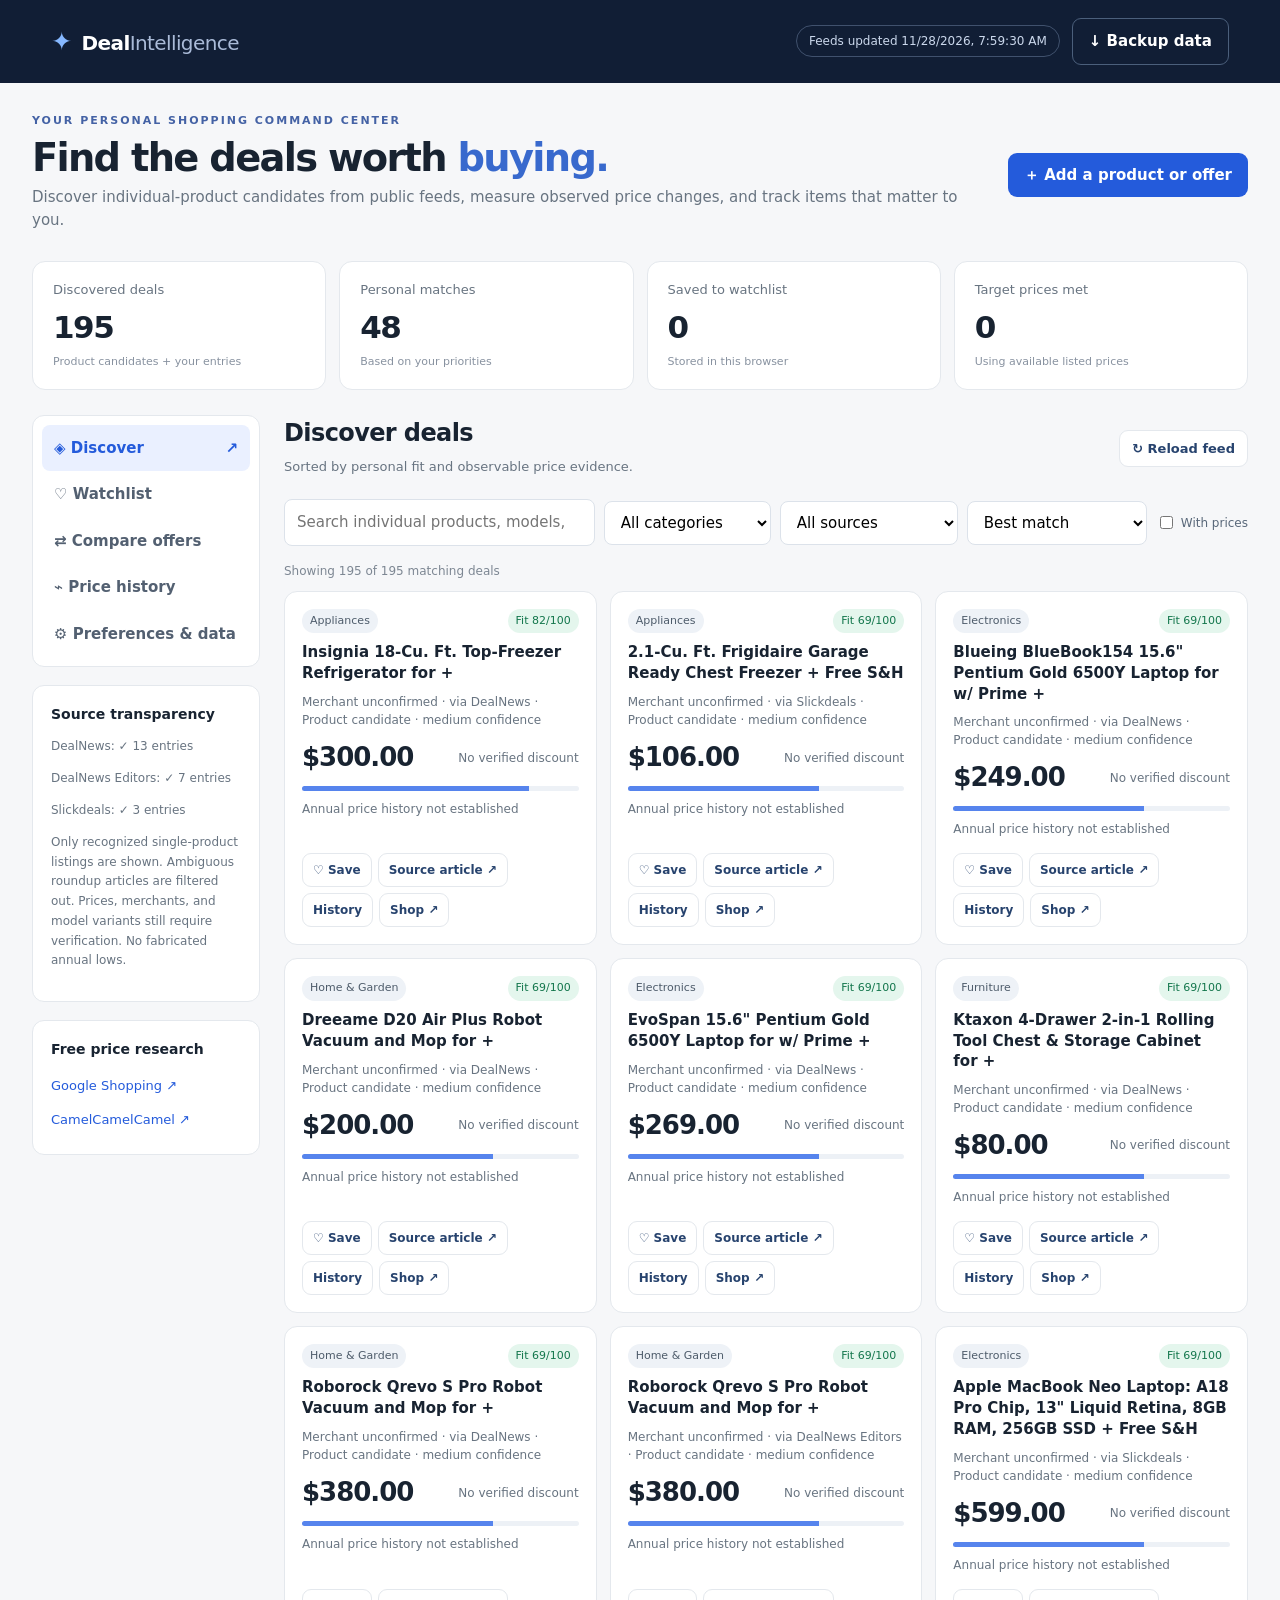
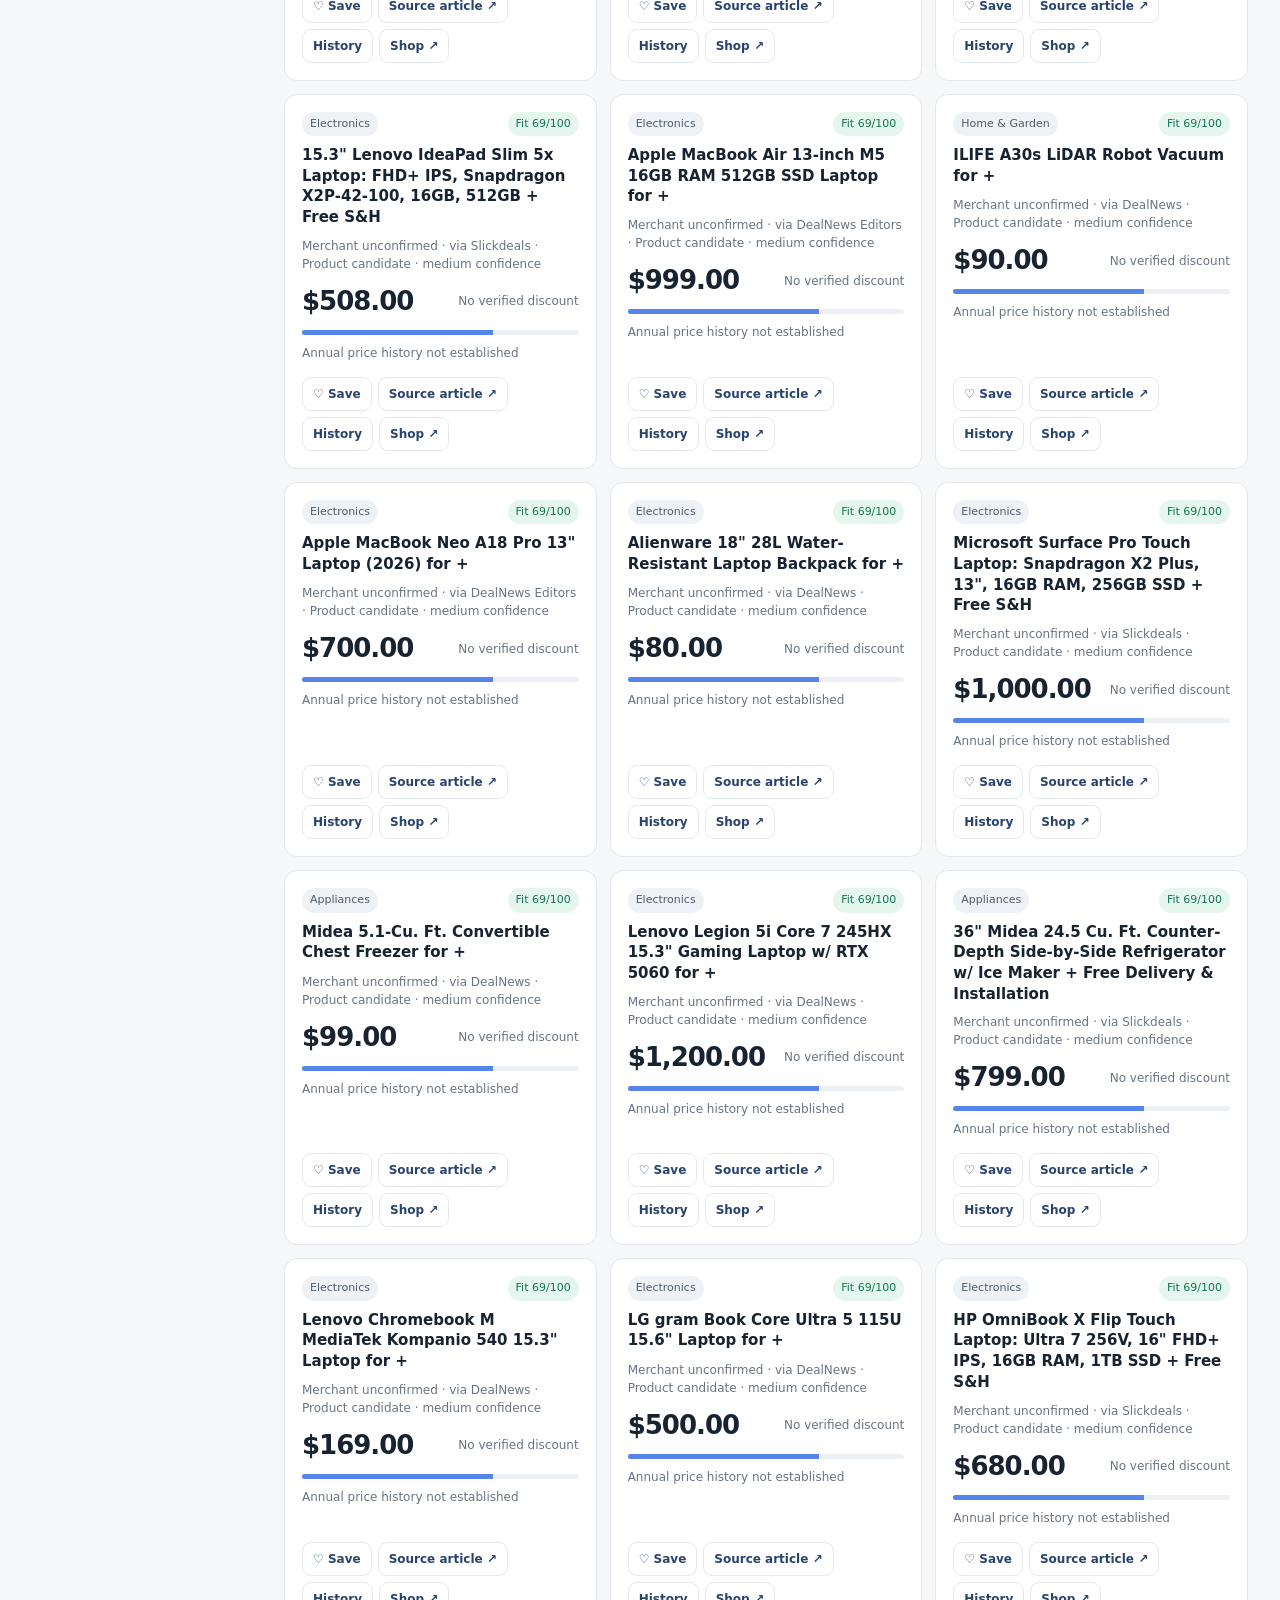
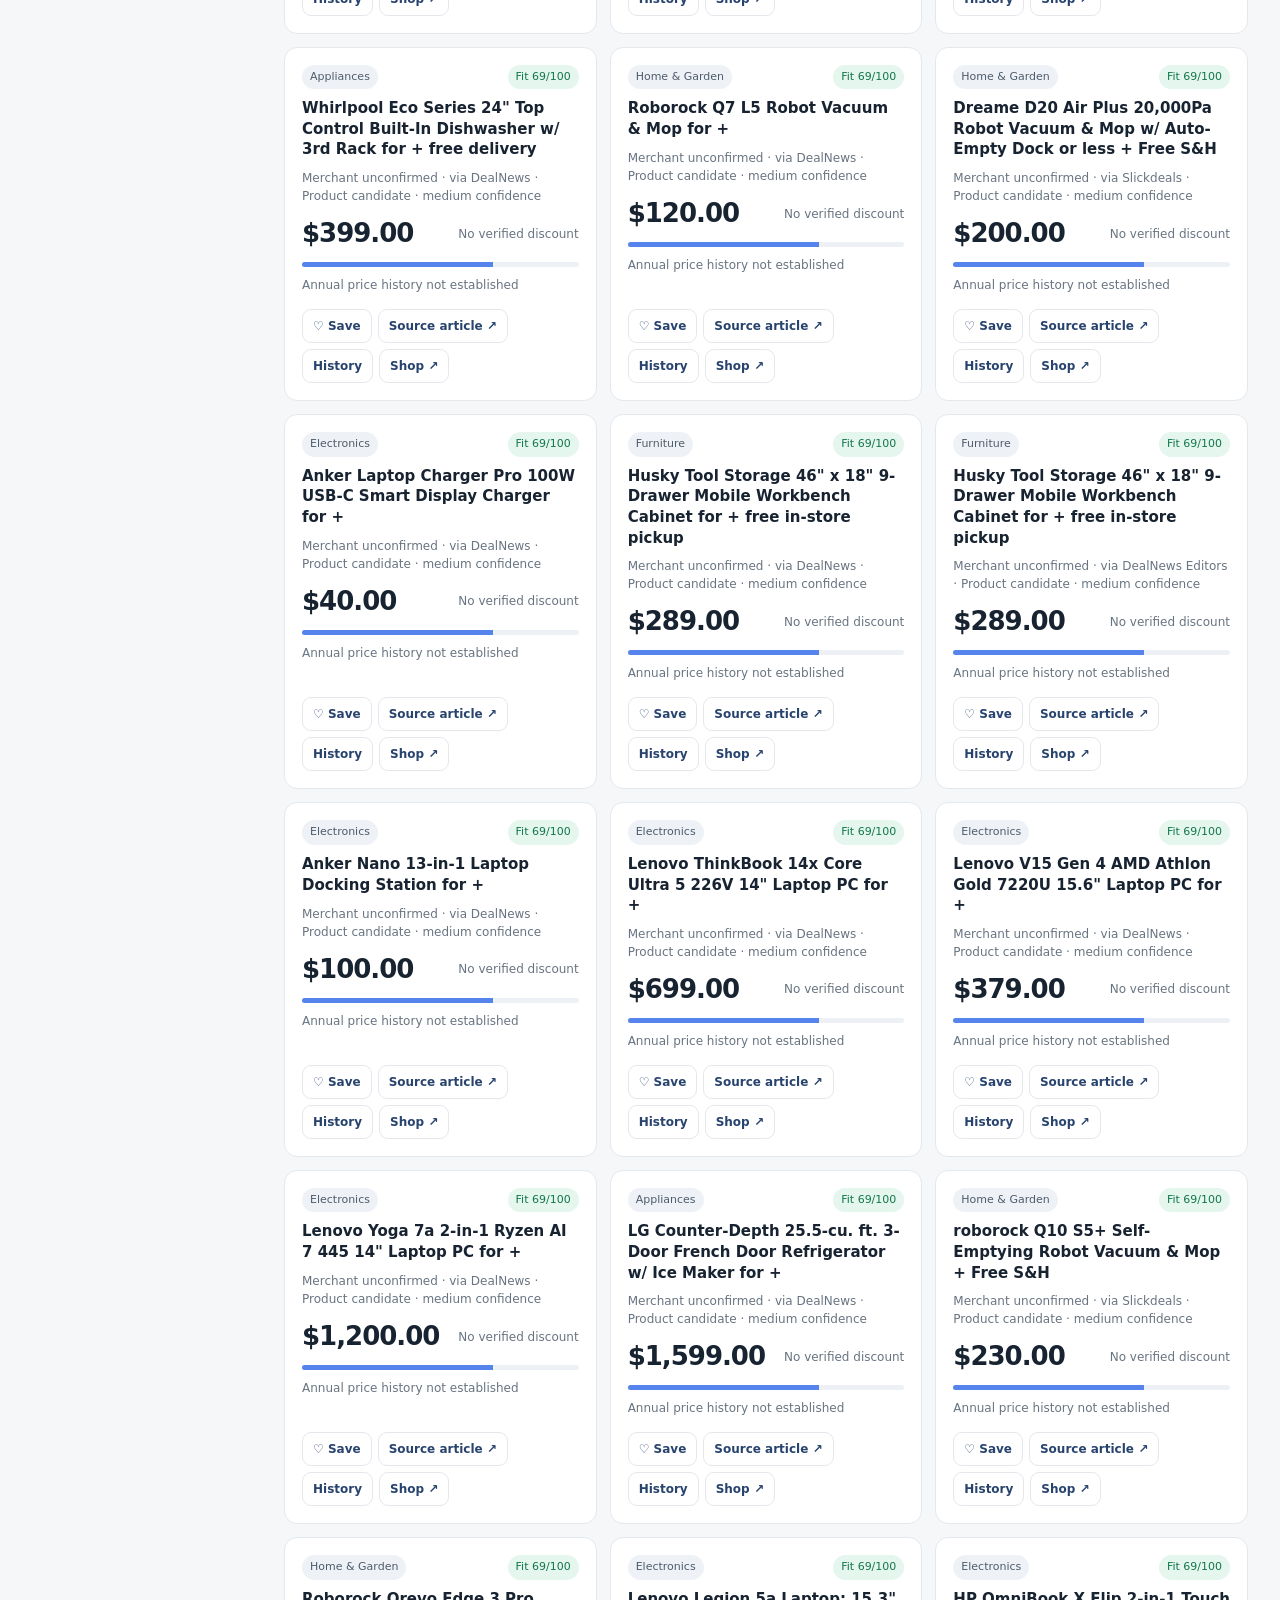
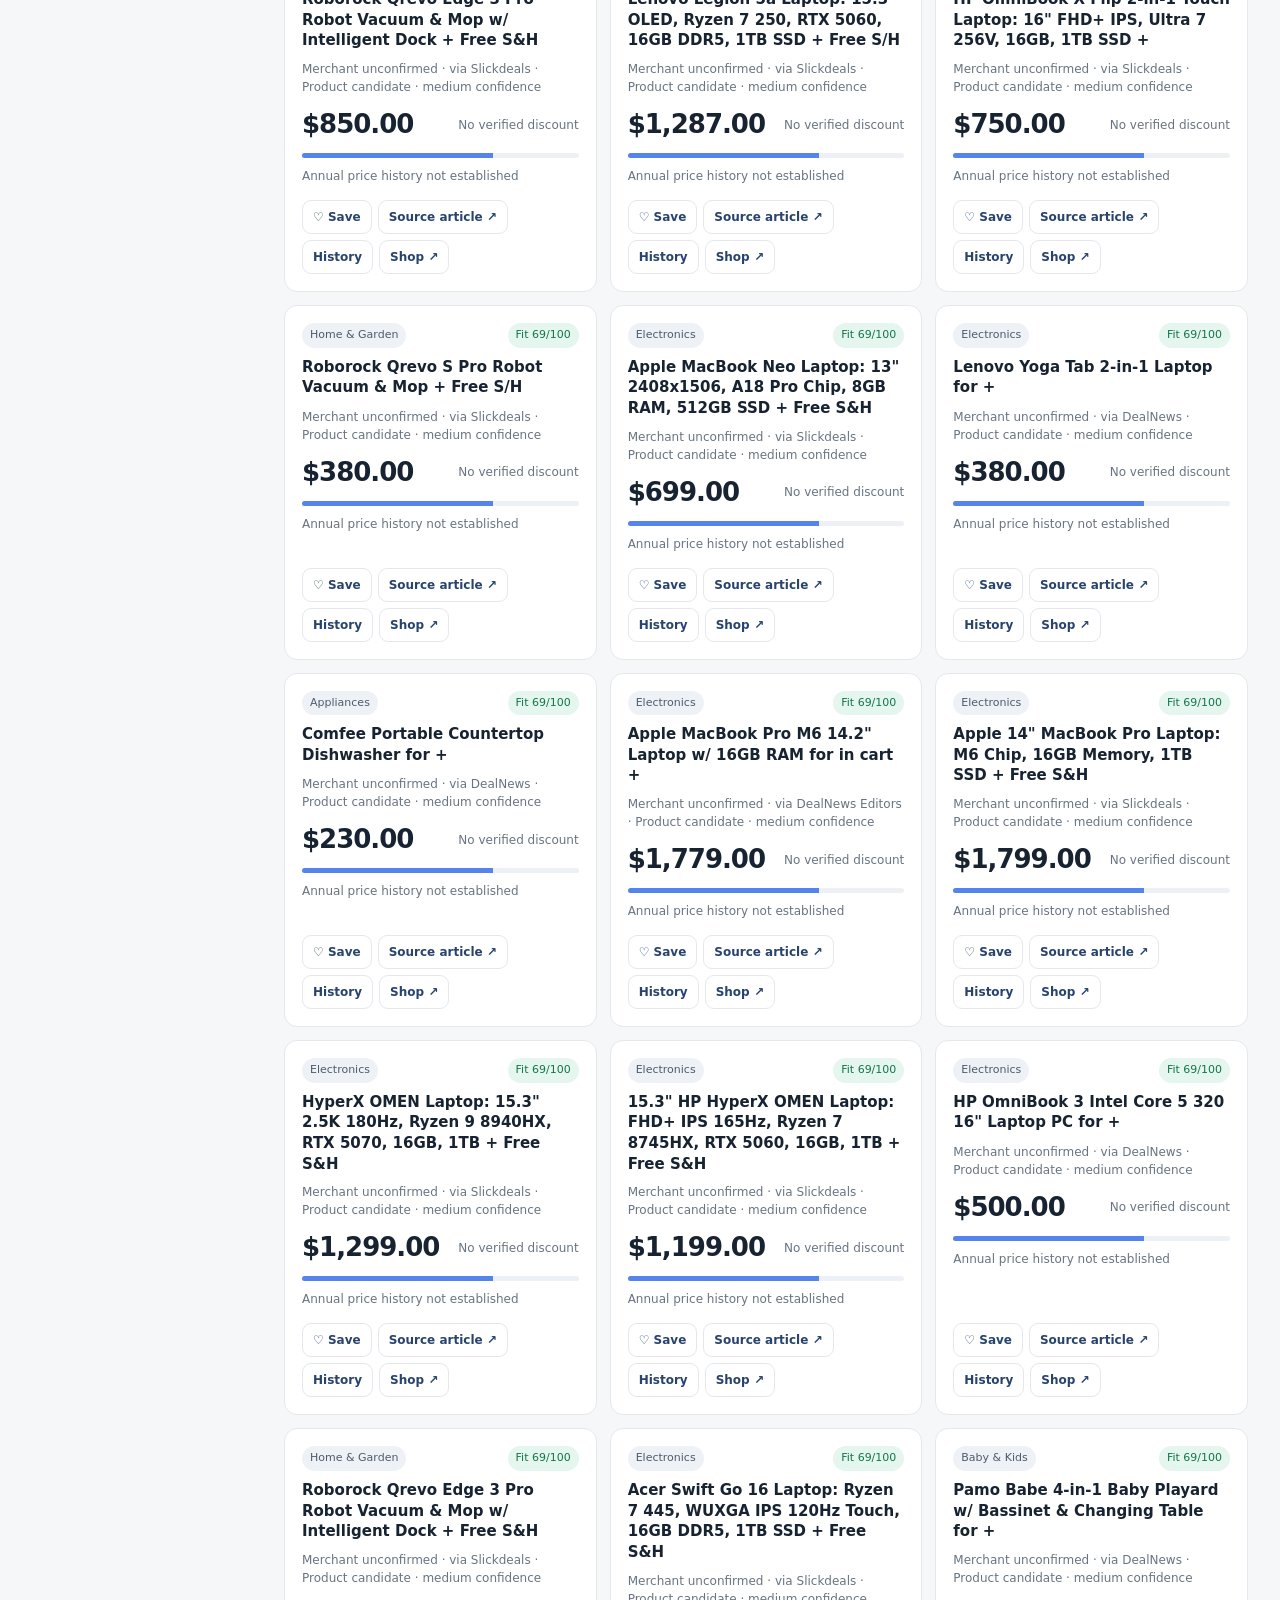
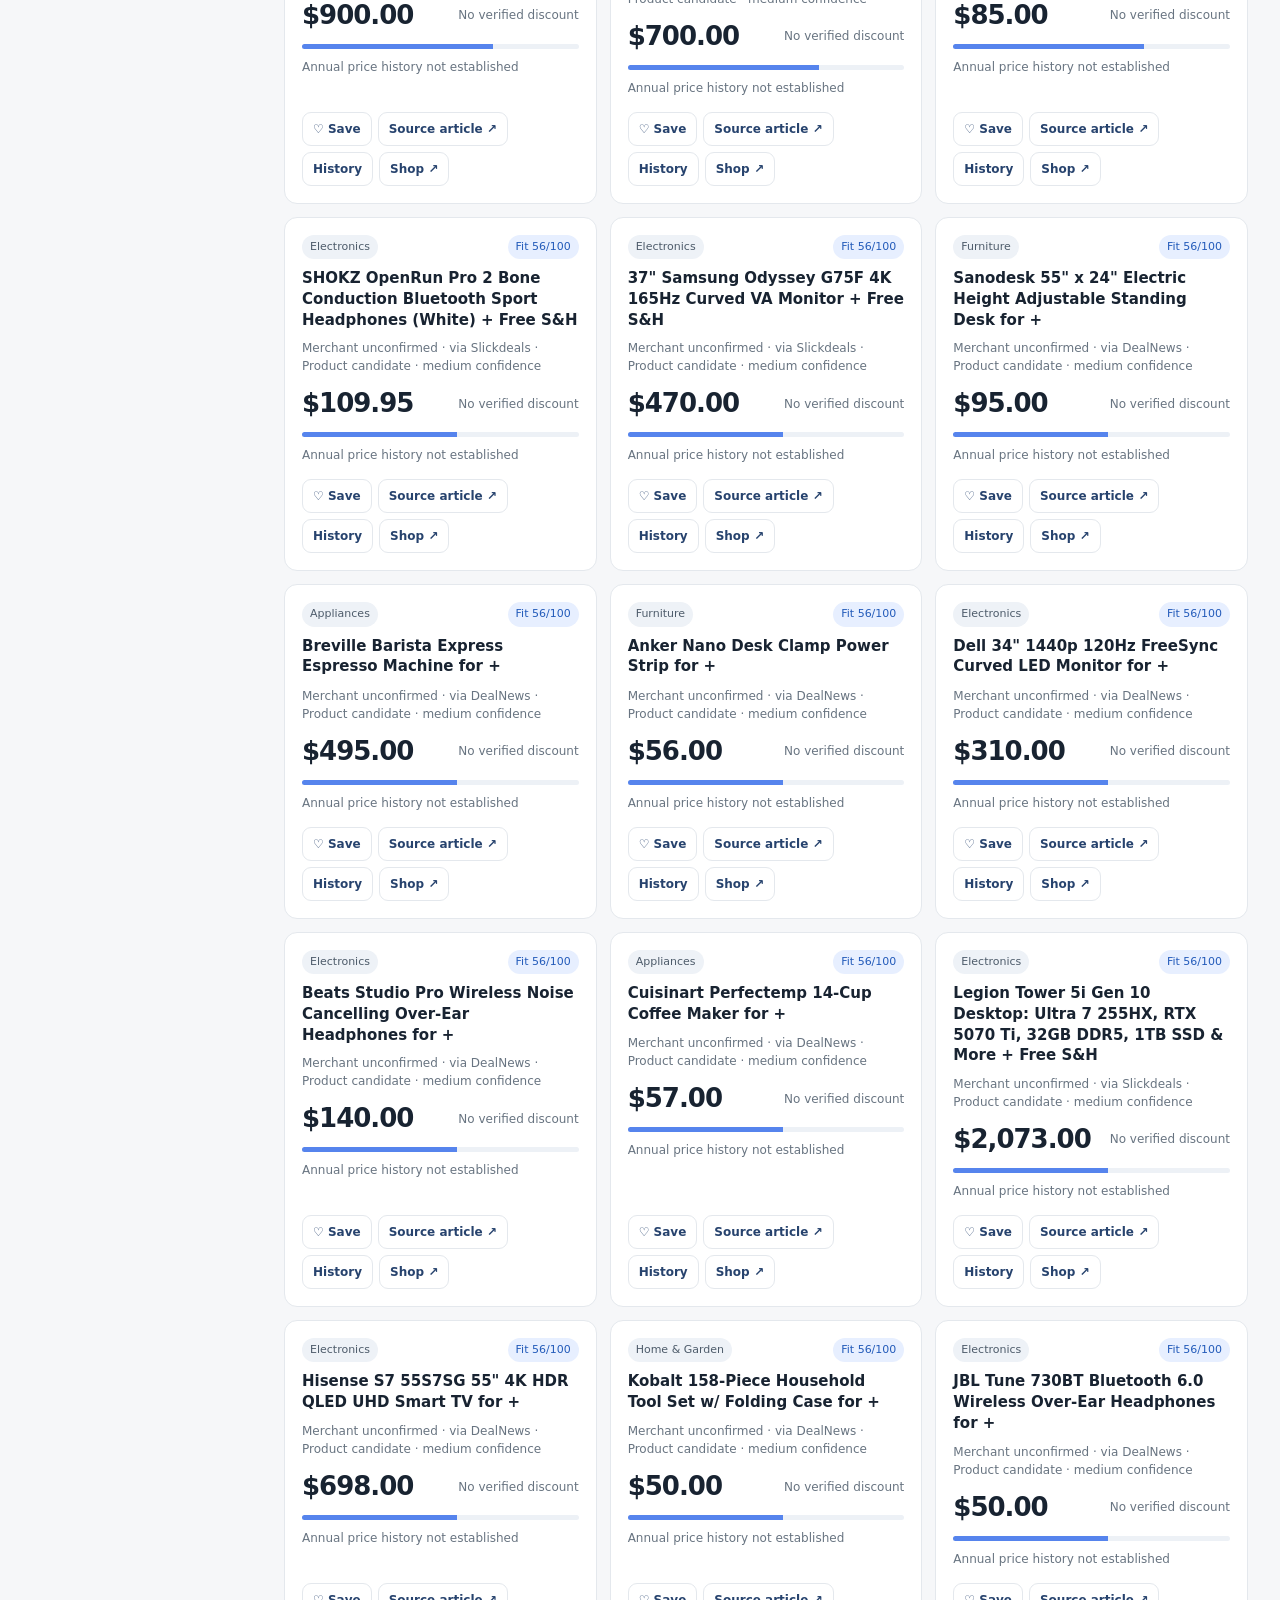
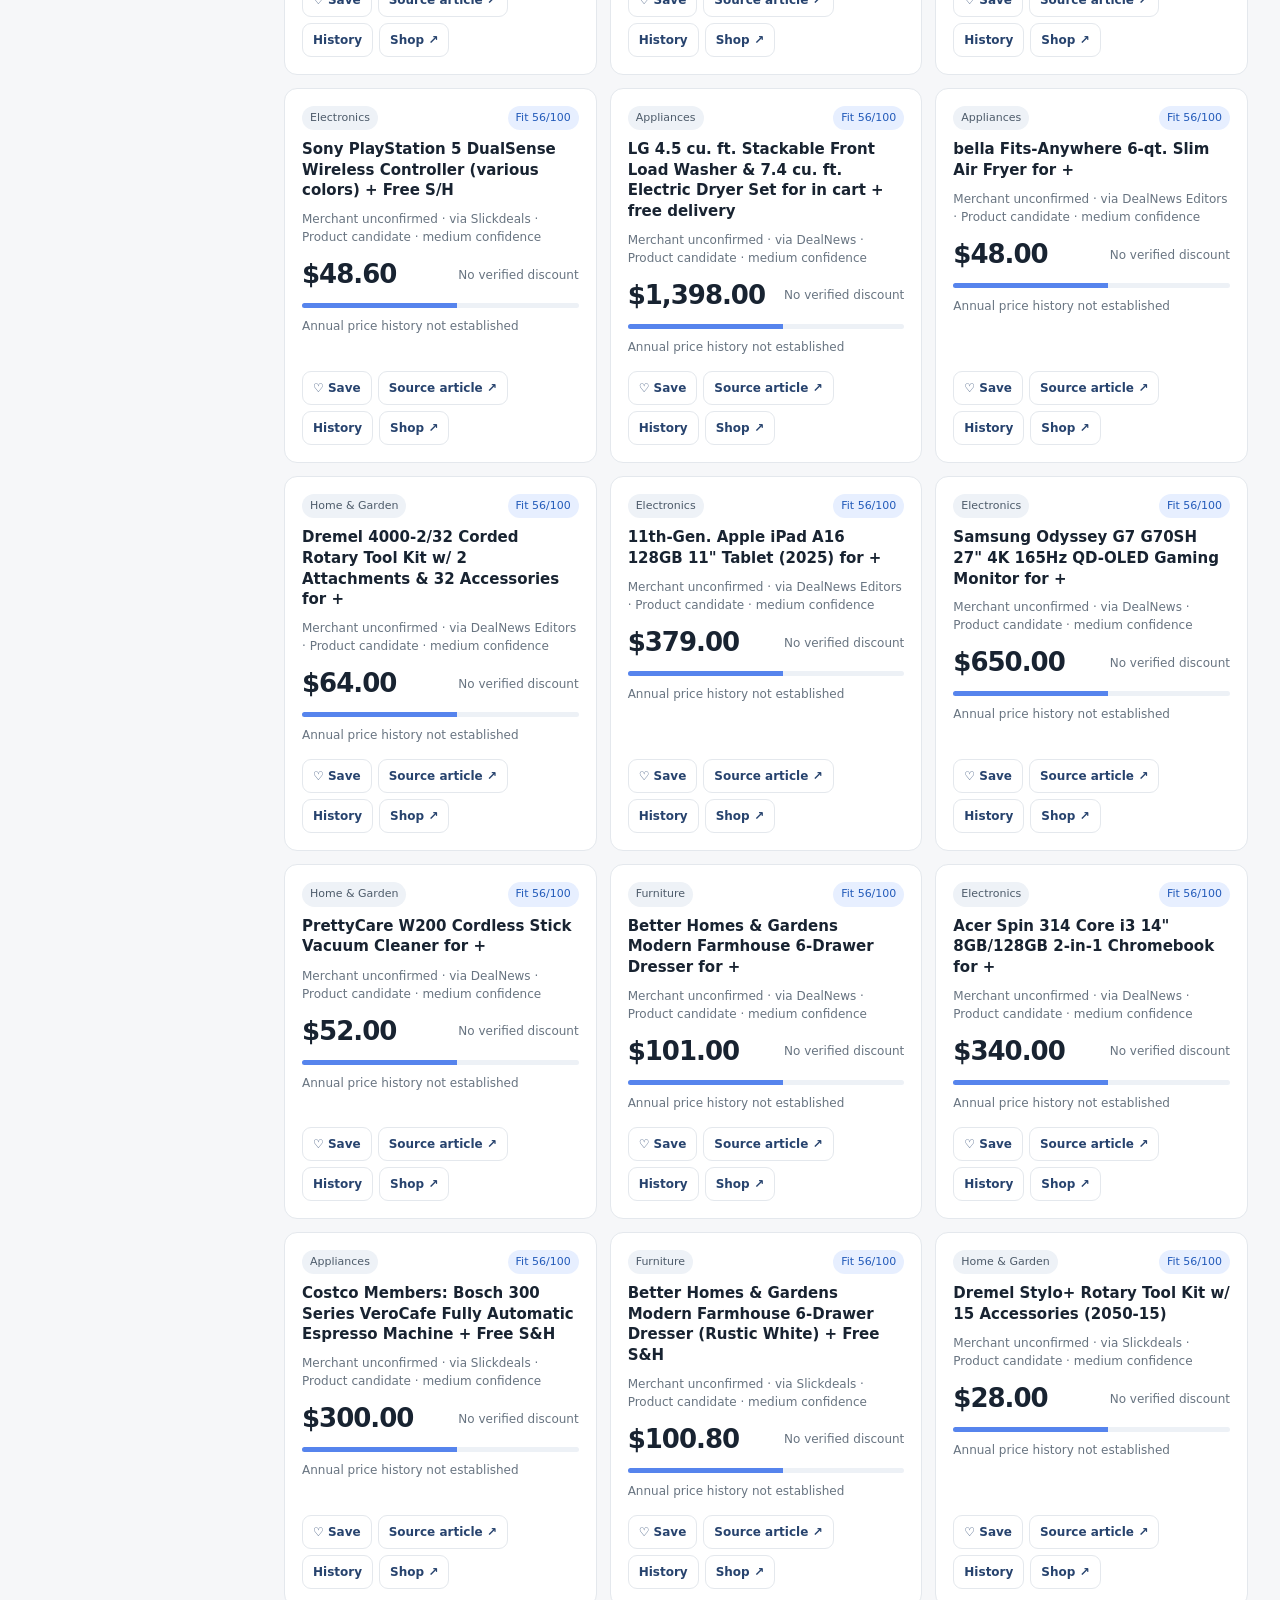
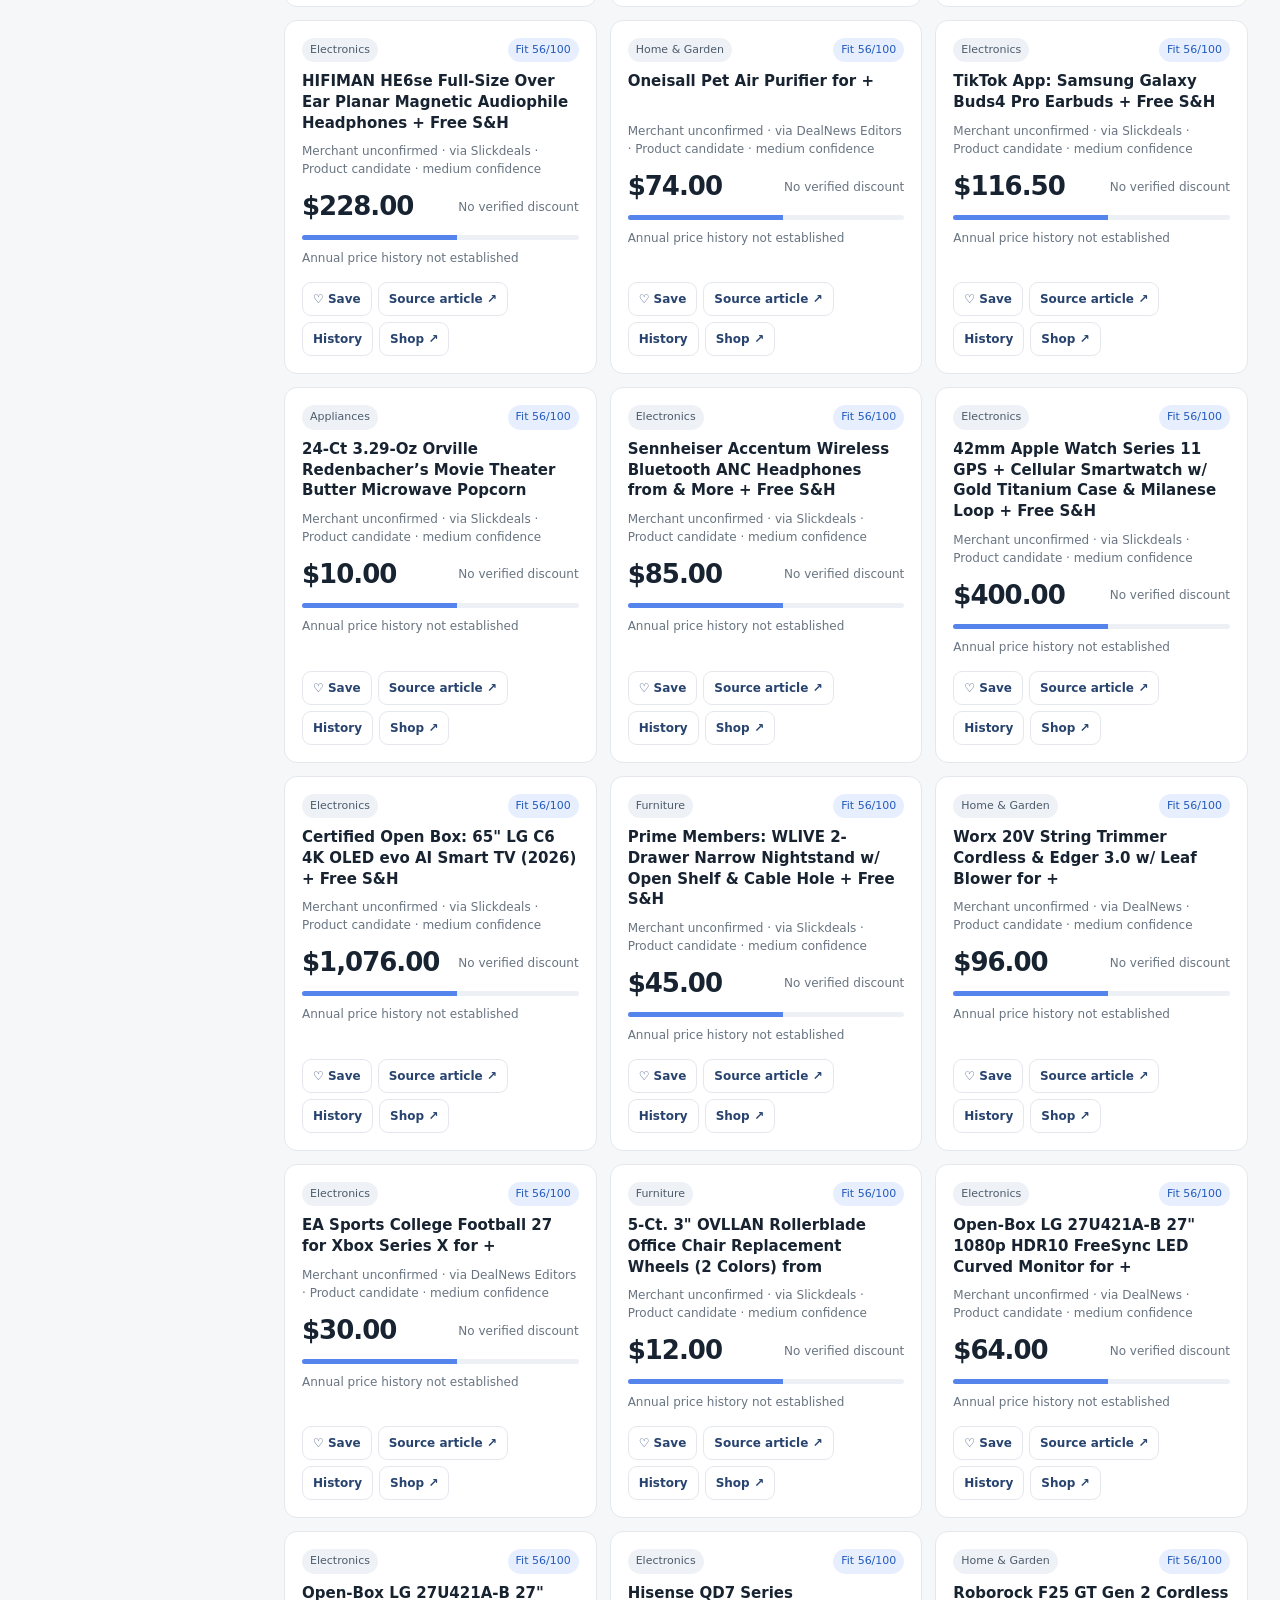
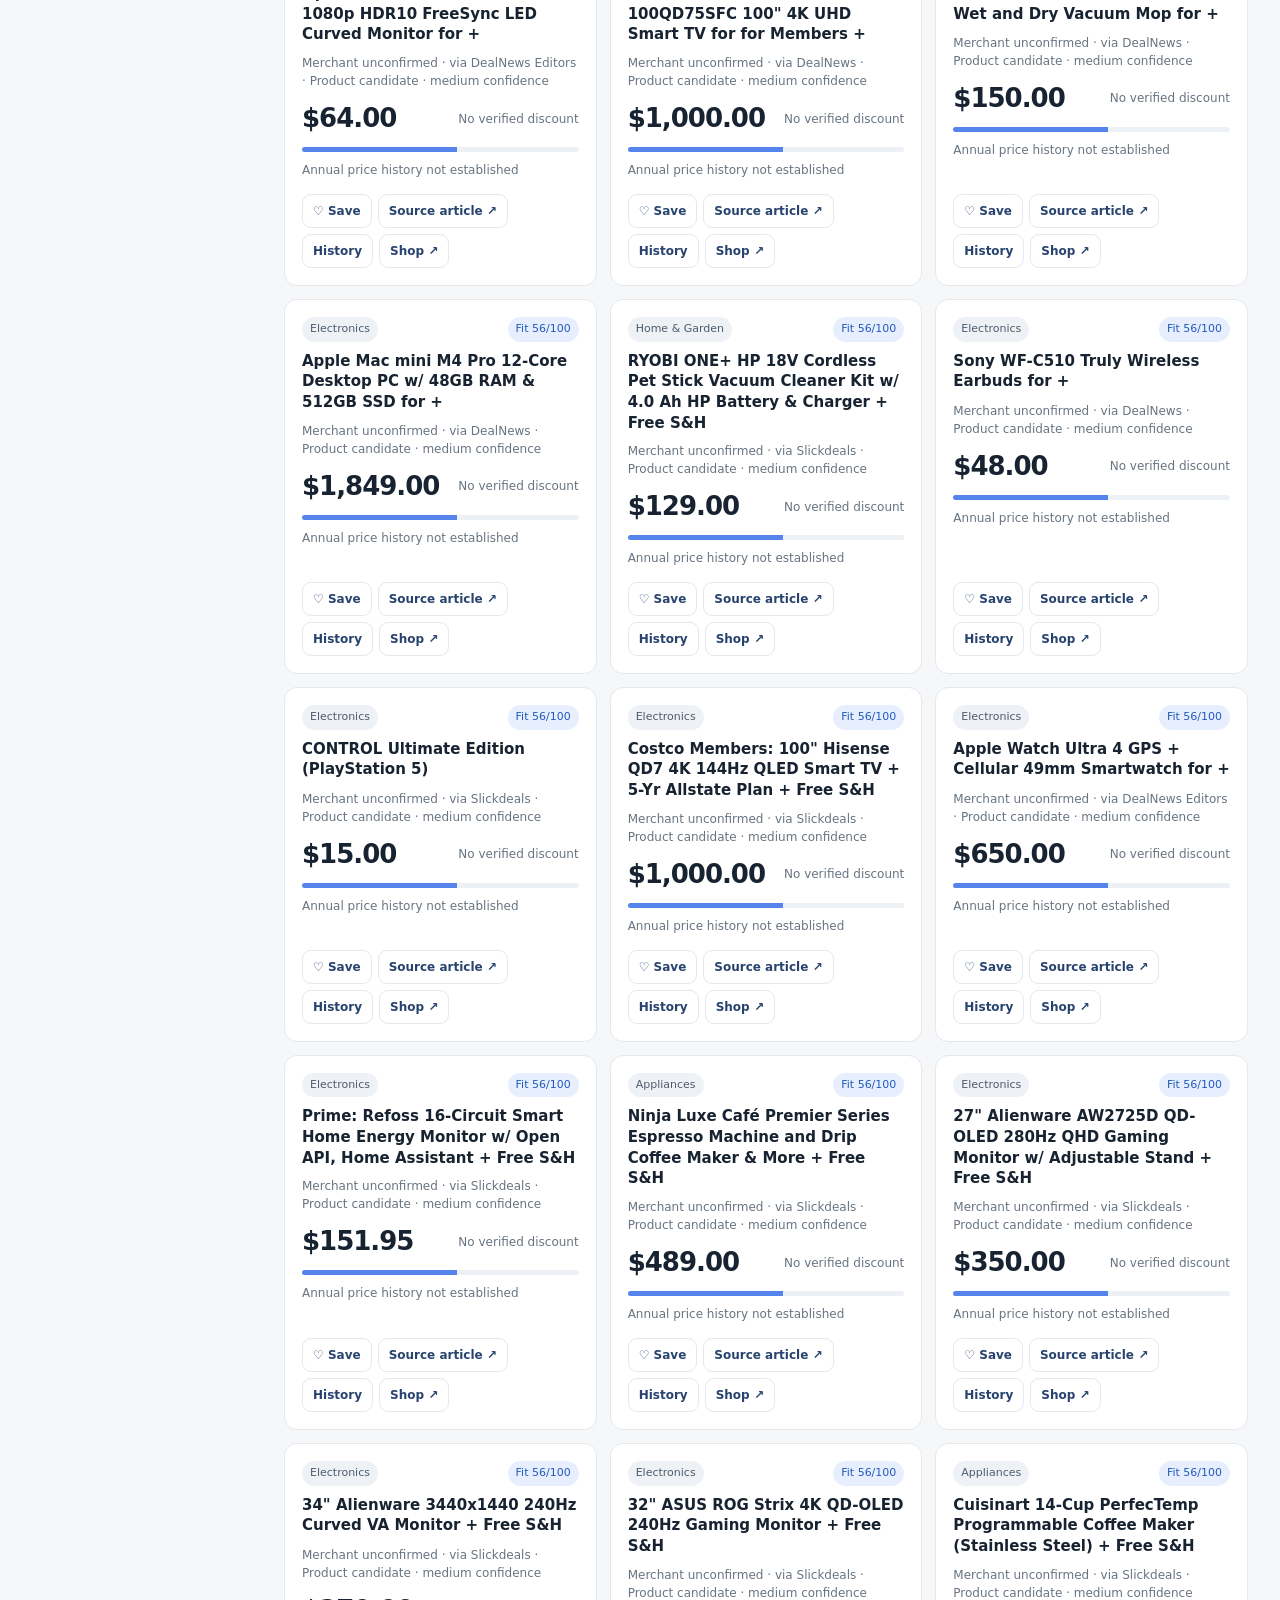
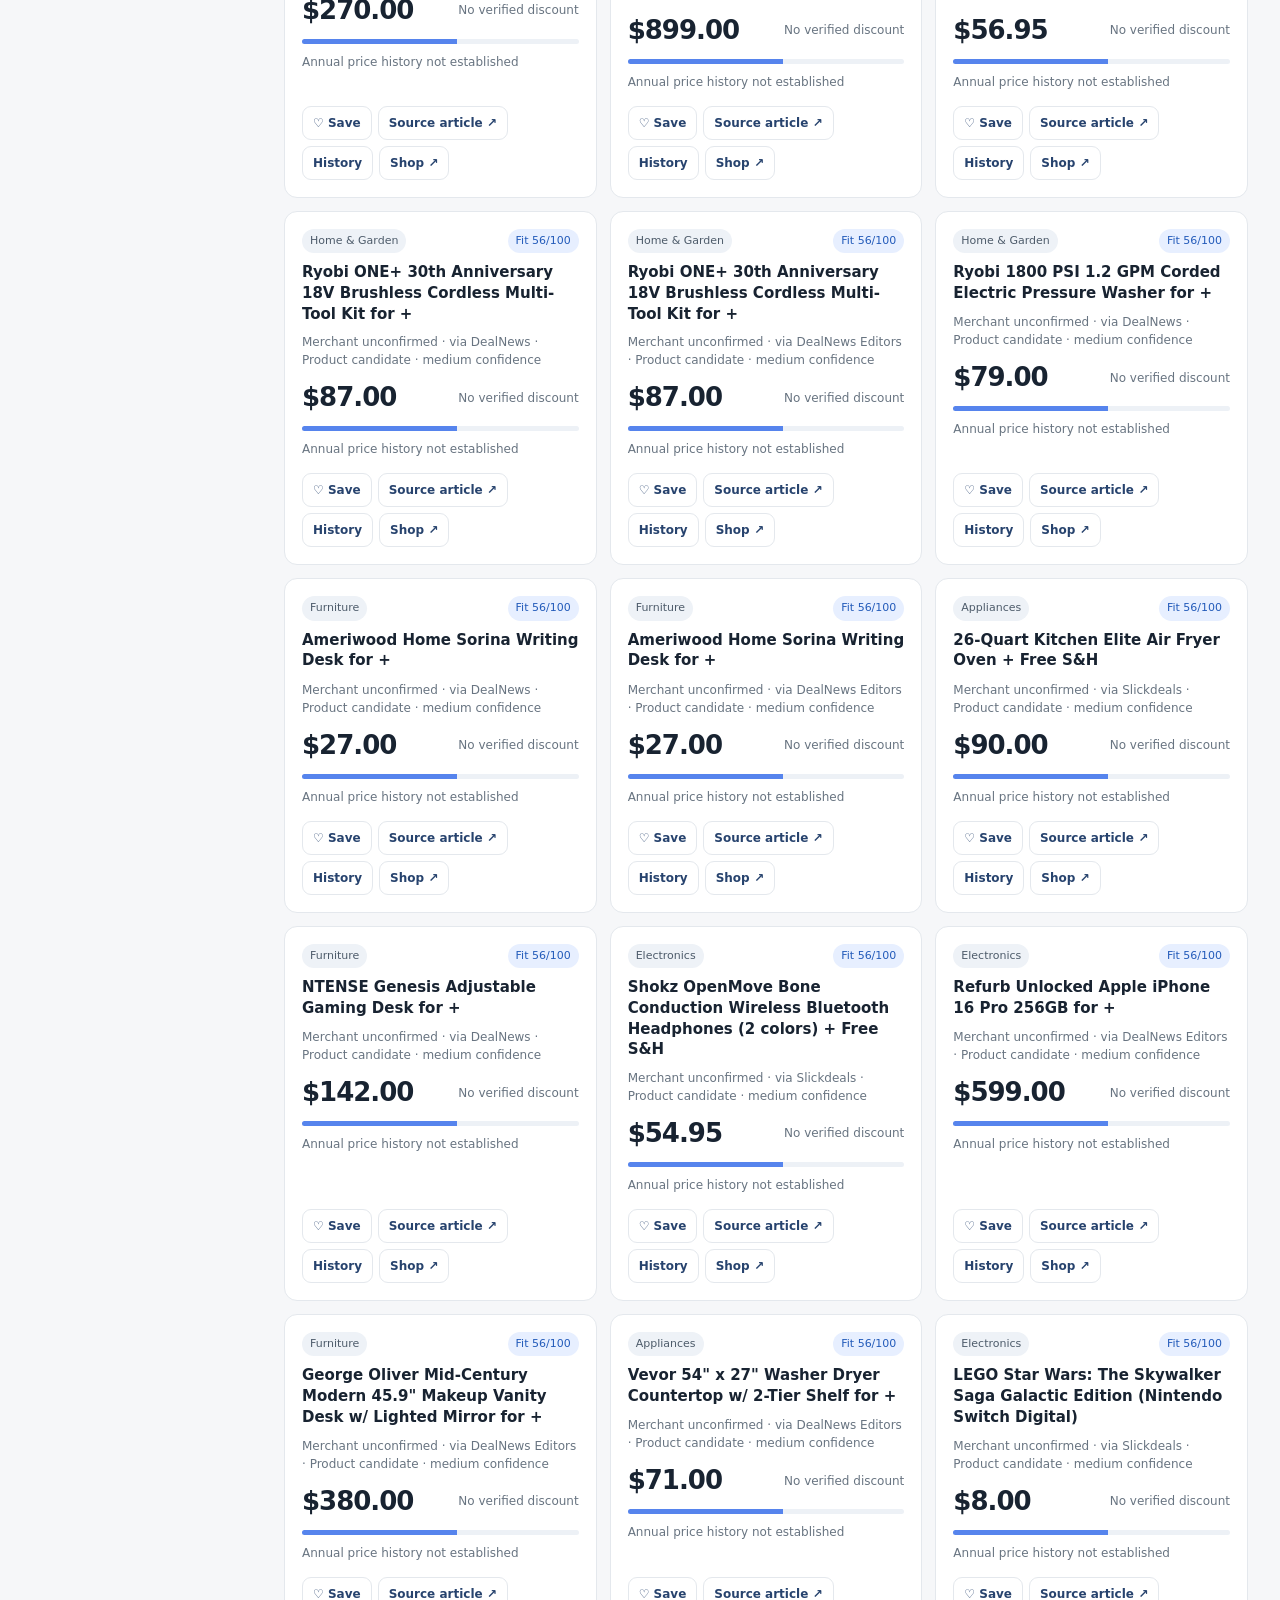
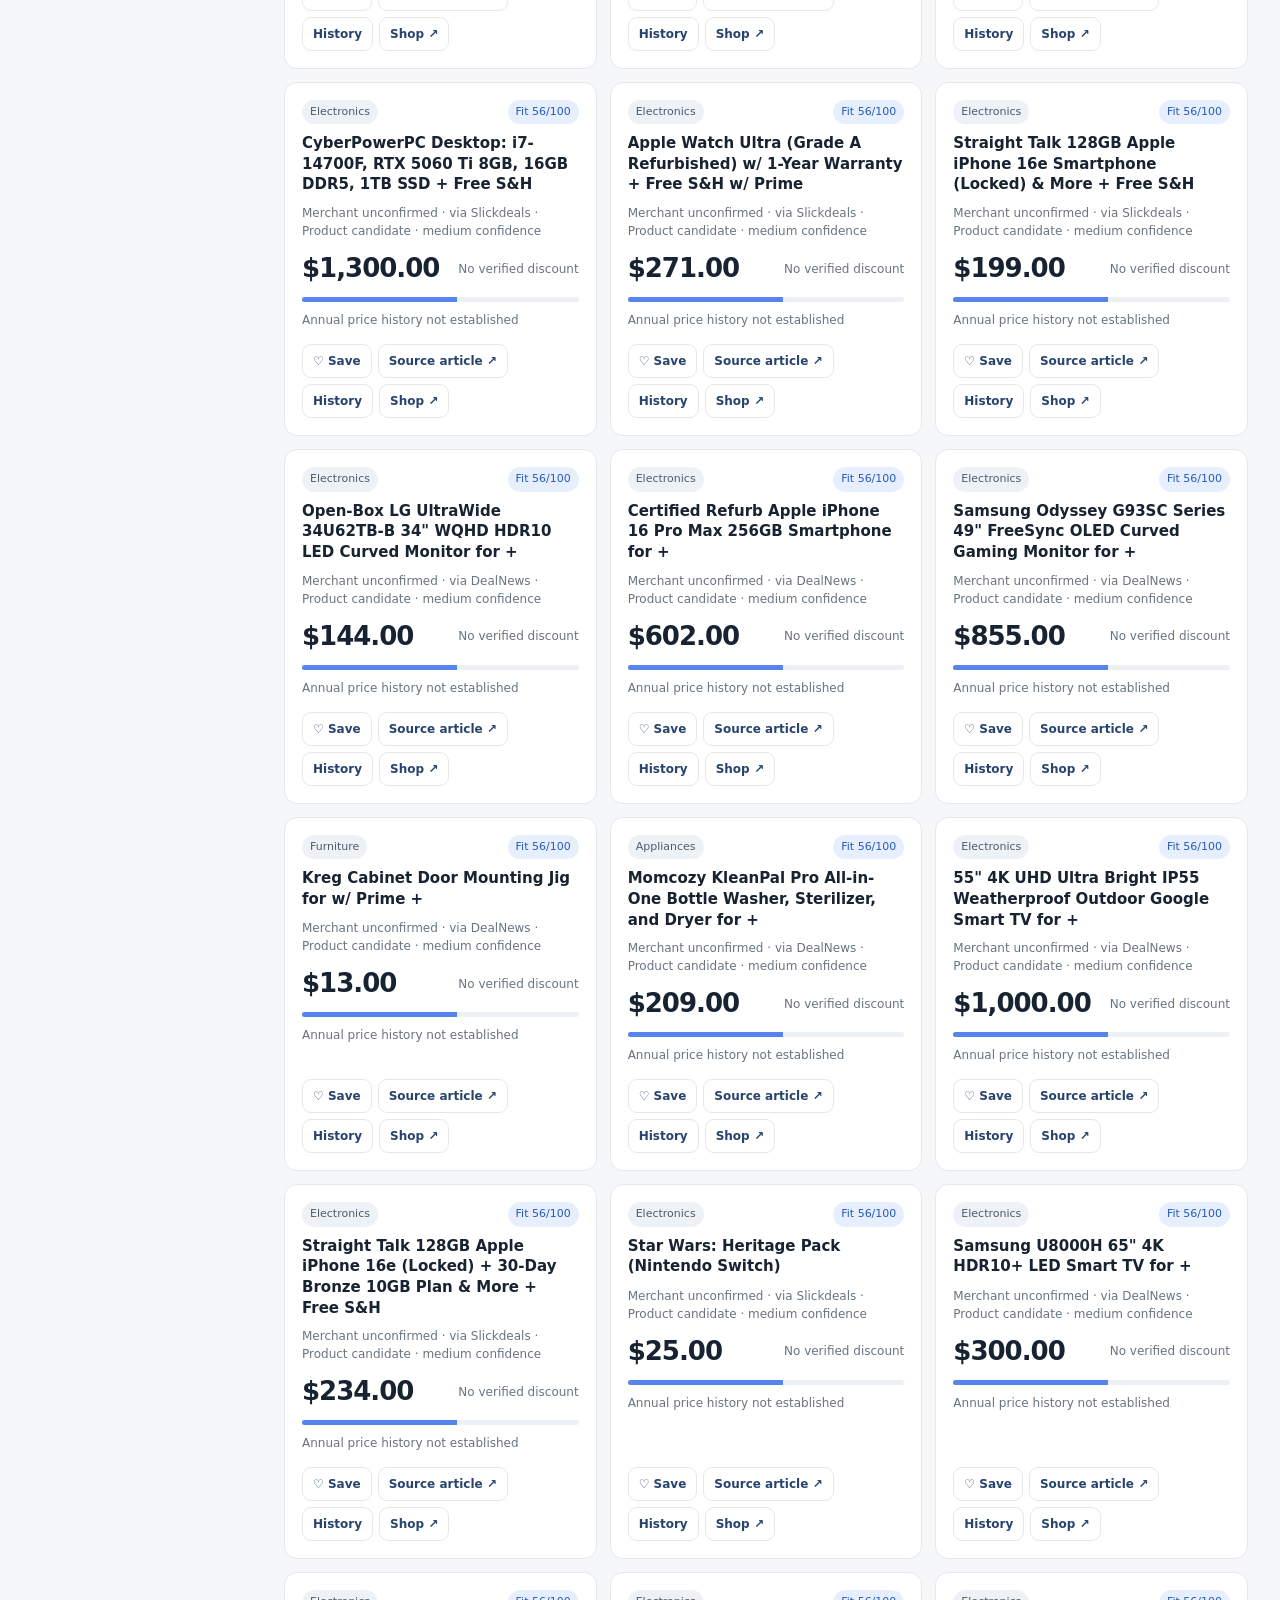
<file: index.html>
<!doctype html><html lang="en"><head><meta charset="utf-8"><meta name="viewport" content="width=device-width,initial-scale=1"><title>Deal Intelligence — Personal Black Friday Dashboard</title><link rel="stylesheet" href="styles.css"></head><body>
<header class="top"><div class="logo"><span class="mark">✦</span><span>Deal<span class="muted">Intelligence</span></span></div><div class="headright"><span id="freshness" class="chip">Waiting for feed refresh</span><button class="btn secondary" id="backupBtn">↓ Backup data</button></div></header>
<main class="shell"><div class="intro"><div><div class="eyebrow">YOUR PERSONAL SHOPPING COMMAND CENTER</div><h1>Find the deals worth <em>buying.</em></h1><p>Discover individual-product candidates from public feeds, measure observed price changes, and track items that matter to you.</p></div><button class="btn primary" id="addBtn">＋ Add a product or offer</button></div>
<div class="metrics"><div class="metric"><span>Discovered deals</span><strong id="metricDeals">0</strong><small>Product candidates + your entries</small></div><div class="metric"><span>Personal matches</span><strong id="metricMatches">0</strong><small>Based on your priorities</small></div><div class="metric"><span>Saved to watchlist</span><strong id="metricSaved">0</strong><small>Stored in this browser</small></div><div class="metric"><span>Target prices met</span><strong id="metricTargets">0</strong><small>Using available listed prices</small></div></div>
<div class="layout"><aside class="sidebar"><nav aria-label="Views"><button class="nav active" data-view="discover">◈ Discover <span>↗</span></button><button class="nav" data-view="watchlist">♡ Watchlist</button><button class="nav" data-view="compare">⇄ Compare offers</button><button class="nav" data-view="history">⌁ Price history</button><button class="nav" data-view="settings">⚙ Preferences & data</button></nav><div class="sidebox"><h3>Source transparency</h3><div id="sourceStatus" class="tiny">No collection has run yet.</div><p class="tiny">Only recognized single-product listings are shown. Ambiguous roundup articles are filtered out. Prices, merchants, and model variants still require verification. No fabricated annual lows.</p></div><div class="sidebox"><h3>Free price research</h3><a href="https://shopping.google.com/" target="_blank" rel="noopener">Google Shopping ↗</a><a href="https://camelcamelcamel.com/" target="_blank" rel="noopener">CamelCamelCamel ↗</a></div></aside>
<section class="workspace"><div id="notice" class="notice" hidden></div><div id="discoverView" class="view"><div class="sectionhead"><div><h2>Discover deals</h2><p>Sorted by personal fit and observable price evidence.</p></div><button class="btn secondary small" id="refreshBtn">↻ Reload feed</button></div><div class="filters"><input id="search" type="search" placeholder="Search individual products, models, retailers…"><select id="categoryFilter"><option value="all">All categories</option></select><select id="sourceFilter"><option value="all">All sources</option></select><select id="sortFilter"><option value="score">Best match</option><option value="newest">Newest</option><option value="lowest">Lowest price</option><option value="discount">Observed savings</option></select><label class="check"><input type="checkbox" id="pricedOnly"> With prices</label></div><div id="dealCount" class="resultmeta"></div><div id="dealGrid" class="cards"></div></div>
<div id="watchlistView" class="view hidden"><div class="sectionhead"><div><h2>Your watchlist</h2><p>Saved products, target prices, and quick access to merchants.</p></div></div><div id="watchGrid" class="cards"></div></div>
<div id="compareView" class="view hidden"><div class="sectionhead"><div><h2>Compare offers</h2><p>Compare products with the same model or matching identifier. Assign a common group when adding offers.</p></div></div><div class="filters"><input id="compareSearch" placeholder="Find model, product or group…"><select id="compareGroup"><option value="">Select a product group</option></select></div><div id="comparison" class="panel"></div></div>
<div id="historyView" class="view hidden"><div class="sectionhead"><div><h2>Price history</h2><p>Charts show actual stored observations, not claimed 52-week history.</p></div></div><div class="filters"><select id="historyProduct"><option value="">Choose a product</option></select></div><div id="historyPanel" class="panel"></div></div>
<div id="settingsView" class="view hidden"><div class="sectionhead"><div><h2>Preferences & data</h2><p>Tune your personalized ranking and manage everything locally.</p></div></div><div class="panel"><h3>Priority categories</h3><div id="categoryPrefs" class="prefgrid"></div><h3>Preferred keywords</h3><p class="tiny">Comma-separated terms. These boost matching deals.</p><input id="keywords" placeholder="e.g. refrigerator, murphy bed, robot vacuum"><h3>Exclude keywords</h3><input id="exclude" placeholder="e.g. refurbished, used"><div class="actions"><button id="savePrefs" class="btn primary">Save preferences</button></div></div><div class="panel"><h3>Import and export</h3><p>CSV columns: <code>title,price,retailer,url,category,group,date,target</code>. Each row adds an offer or price observation. Importing a matching title + retailer updates the price and records a snapshot.</p><div class="actions"><label class="btn secondary" for="csvFile">↑ Import CSV</label><input type="file" id="csvFile" accept=".csv,text/csv" hidden><label class="btn secondary" for="jsonFile">↑ Restore JSON</label><input type="file" id="jsonFile" accept=".json,application/json" hidden><button class="btn secondary" id="exportCsv">↓ Export offers CSV</button><button class="btn secondary" id="exportJson">↓ Backup JSON</button></div><p class="tiny">Your saved data stays in this browser. Browser storage can be cleared, so back up regularly. GitHub Pages hosting is public, but personal watchlists are not committed.</p></div></div></section></div></main>
<dialog id="productDialog"><form id="productForm" method="dialog"><div class="dialoghead"><h2>Add a product or retailer offer</h2><button type="button" id="closeDialog" class="x">✕</button></div><div class="formgrid"><label class="wide">Product name <input required name="title" maxlength="200" placeholder="e.g. Frigidaire refrigerator model XYZ"></label><label>Current price ($) <input name="price" type="number" min="0" step="0.01" placeholder="499.00"></label><label>Target price ($) <input name="target" type="number" min="0" step="0.01" placeholder="450.00"></label><label>Retailer <input name="retailer" placeholder="Best Buy"></label><label>Category <select name="category" id="formCategory"></select></label><label class="wide">Product group / model <input name="group" placeholder="Use same model ID for cross-store comparisons"></label><label class="wide">Product URL <input name="url" type="url" placeholder="https://…"></label><label>Observation date <input name="date" type="date"></label></div><div class="actions"><button class="btn primary" type="submit">Save product</button><button class="btn secondary" id="cancelDialog" type="button">Cancel</button></div></form></dialog>
<script src="app.js" defer></script></body></html>
</file>
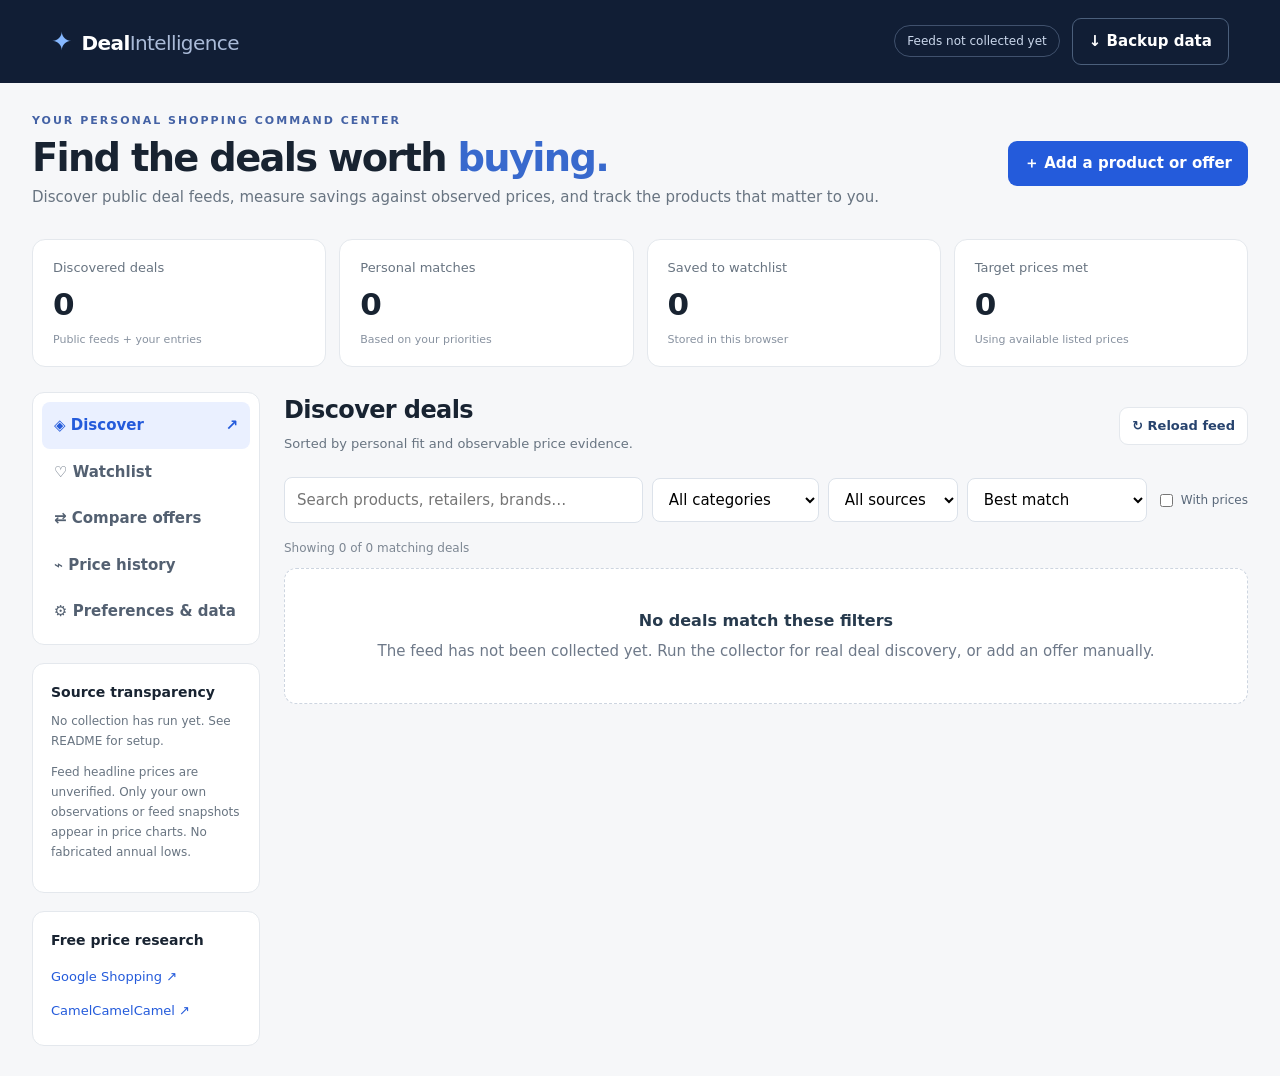
<file: deal-intelligence/index.html>
<!doctype html><html lang="en"><head><meta charset="utf-8"><meta name="viewport" content="width=device-width,initial-scale=1"><title>Deal Intelligence — Personal Black Friday Dashboard</title><link rel="stylesheet" href="styles.css"></head><body>
<header class="top"><div class="logo"><span class="mark">✦</span><span>Deal<span class="muted">Intelligence</span></span></div><div class="headright"><span id="freshness" class="chip">Waiting for feed refresh</span><button class="btn secondary" id="backupBtn">↓ Backup data</button></div></header>
<main class="shell"><div class="intro"><div><div class="eyebrow">YOUR PERSONAL SHOPPING COMMAND CENTER</div><h1>Find the deals worth <em>buying.</em></h1><p>Discover public deal feeds, measure savings against observed prices, and track the products that matter to you.</p></div><button class="btn primary" id="addBtn">＋ Add a product or offer</button></div>
<div class="metrics"><div class="metric"><span>Discovered deals</span><strong id="metricDeals">0</strong><small>Public feeds + your entries</small></div><div class="metric"><span>Personal matches</span><strong id="metricMatches">0</strong><small>Based on your priorities</small></div><div class="metric"><span>Saved to watchlist</span><strong id="metricSaved">0</strong><small>Stored in this browser</small></div><div class="metric"><span>Target prices met</span><strong id="metricTargets">0</strong><small>Using available listed prices</small></div></div>
<div class="layout"><aside class="sidebar"><nav aria-label="Views"><button class="nav active" data-view="discover">◈ Discover <span>↗</span></button><button class="nav" data-view="watchlist">♡ Watchlist</button><button class="nav" data-view="compare">⇄ Compare offers</button><button class="nav" data-view="history">⌁ Price history</button><button class="nav" data-view="settings">⚙ Preferences & data</button></nav><div class="sidebox"><h3>Source transparency</h3><div id="sourceStatus" class="tiny">No collection has run yet.</div><p class="tiny">Feed headline prices are unverified. Only your own observations or feed snapshots appear in price charts. No fabricated annual lows.</p></div><div class="sidebox"><h3>Free price research</h3><a href="https://shopping.google.com/" target="_blank" rel="noopener">Google Shopping ↗</a><a href="https://camelcamelcamel.com/" target="_blank" rel="noopener">CamelCamelCamel ↗</a></div></aside>
<section class="workspace"><div id="notice" class="notice" hidden></div><div id="discoverView" class="view"><div class="sectionhead"><div><h2>Discover deals</h2><p>Sorted by personal fit and observable price evidence.</p></div><button class="btn secondary small" id="refreshBtn">↻ Reload feed</button></div><div class="filters"><input id="search" type="search" placeholder="Search products, retailers, brands…"><select id="categoryFilter"><option value="all">All categories</option></select><select id="sourceFilter"><option value="all">All sources</option></select><select id="sortFilter"><option value="score">Best match</option><option value="newest">Newest</option><option value="lowest">Lowest price</option><option value="discount">Observed savings</option></select><label class="check"><input type="checkbox" id="pricedOnly"> With prices</label></div><div id="dealCount" class="resultmeta"></div><div id="dealGrid" class="cards"></div></div>
<div id="watchlistView" class="view hidden"><div class="sectionhead"><div><h2>Your watchlist</h2><p>Saved products, target prices, and quick access to merchants.</p></div></div><div id="watchGrid" class="cards"></div></div>
<div id="compareView" class="view hidden"><div class="sectionhead"><div><h2>Compare offers</h2><p>Compare products with the same model or matching identifier. Assign a common group when adding offers.</p></div></div><div class="filters"><input id="compareSearch" placeholder="Find model, product or group…"><select id="compareGroup"><option value="">Select a product group</option></select></div><div id="comparison" class="panel"></div></div>
<div id="historyView" class="view hidden"><div class="sectionhead"><div><h2>Price history</h2><p>Charts show actual stored observations, not claimed 52-week history.</p></div></div><div class="filters"><select id="historyProduct"><option value="">Choose a product</option></select></div><div id="historyPanel" class="panel"></div></div>
<div id="settingsView" class="view hidden"><div class="sectionhead"><div><h2>Preferences & data</h2><p>Tune your personalized ranking and manage everything locally.</p></div></div><div class="panel"><h3>Priority categories</h3><div id="categoryPrefs" class="prefgrid"></div><h3>Preferred keywords</h3><p class="tiny">Comma-separated terms. These boost matching deals.</p><input id="keywords" placeholder="e.g. refrigerator, murphy bed, robot vacuum"><h3>Exclude keywords</h3><input id="exclude" placeholder="e.g. refurbished, used"><div class="actions"><button id="savePrefs" class="btn primary">Save preferences</button></div></div><div class="panel"><h3>Import and export</h3><p>CSV columns: <code>title,price,retailer,url,category,group,date,target</code>. Each row adds an offer or price observation. Importing a matching title + retailer updates the price and records a snapshot.</p><div class="actions"><label class="btn secondary" for="csvFile">↑ Import CSV</label><input type="file" id="csvFile" accept=".csv,text/csv" hidden><label class="btn secondary" for="jsonFile">↑ Restore JSON</label><input type="file" id="jsonFile" accept=".json,application/json" hidden><button class="btn secondary" id="exportCsv">↓ Export offers CSV</button><button class="btn secondary" id="exportJson">↓ Backup JSON</button></div><p class="tiny">Your saved data stays in this browser. Browser storage can be cleared, so back up regularly. GitHub Pages hosting is public, but personal watchlists are not committed.</p></div></div></section></div></main>
<dialog id="productDialog"><form id="productForm" method="dialog"><div class="dialoghead"><h2>Add a product or retailer offer</h2><button type="button" id="closeDialog" class="x">✕</button></div><div class="formgrid"><label class="wide">Product name <input required name="title" maxlength="200" placeholder="e.g. Frigidaire refrigerator model XYZ"></label><label>Current price ($) <input name="price" type="number" min="0" step="0.01" placeholder="499.00"></label><label>Target price ($) <input name="target" type="number" min="0" step="0.01" placeholder="450.00"></label><label>Retailer <input name="retailer" placeholder="Best Buy"></label><label>Category <select name="category" id="formCategory"></select></label><label class="wide">Product group / model <input name="group" placeholder="Use same model ID for cross-store comparisons"></label><label class="wide">Product URL <input name="url" type="url" placeholder="https://…"></label><label>Observation date <input name="date" type="date"></label></div><div class="actions"><button class="btn primary" type="submit">Save product</button><button class="btn secondary" id="cancelDialog" type="button">Cancel</button></div></form></dialog>
<script src="app.js" defer></script></body></html>
</file>
<file: styles.css>
:root{--bg:#f6f7f9;--card:#fff;--ink:#182331;--soft:#687481;--line:#e4e8ed;--accent:#245bdb;--green:#087d58;--navy:#111e35}*{box-sizing:border-box}body{margin:0;font:15px/1.5 system-ui,-apple-system,Segoe UI,Arial,sans-serif;background:var(--bg);color:var(--ink)}button,input,select{font:inherit}button{cursor:pointer}a{color:var(--accent);text-decoration:none}.top{background:var(--navy);color:white;padding:18px clamp(18px,4vw,60px);display:flex;justify-content:space-between;align-items:center;gap:20px}.logo{font-weight:800;font-size:20px;letter-spacing:-.6px}.logo .muted{color:#aabbd8;font-weight:500}.mark{color:#86b8ff;font-size:25px;margin-right:10px}.headright{display:flex;align-items:center;gap:12px}.chip{font-size:12px;border:1px solid #40516d;border-radius:40px;padding:6px 12px;color:#cbd8ec}.shell{max-width:1510px;margin:auto;padding:30px 32px}.intro{display:flex;justify-content:space-between;align-items:center;gap:18px;margin-bottom:24px}.eyebrow{color:#4462a5;letter-spacing:2px;font-size:11px;font-weight:800}h1{font-size:clamp(29px,3vw,43px);margin:6px 0 4px;letter-spacing:-1.7px;line-height:1.18}h1 em{color:#3869cd;font-style:normal}.intro p,.sectionhead p{color:var(--soft);margin:6px 0}.btn{border:0;border-radius:9px;padding:11px 16px;font-weight:650;display:inline-flex;align-items:center;justify-content:center;gap:6px;white-space:nowrap}.btn.primary{background:var(--accent);color:#fff}.btn.secondary{background:#fff;color:#27436e;border:1px solid var(--line)}.top .btn.secondary{background:transparent;color:#fff;border:1px solid #4b5f7b}.btn.small{padding:8px 12px;font-size:13px}.metrics{display:grid;grid-template-columns:repeat(4,1fr);gap:13px;margin-bottom:25px}.metric{background:white;border:1px solid var(--line);border-radius:13px;padding:18px 20px;display:flex;flex-direction:column;gap:4px}.metric span{color:var(--soft);font-size:13px}.metric strong{font-size:31px;letter-spacing:-1.5px}.metric small{font-size:11px;color:#8892a0}.layout{display:grid;grid-template-columns:228px minmax(0,1fr);gap:24px}.sidebar{display:flex;flex-direction:column;gap:18px}.sidebar nav{background:#fff;padding:9px;border:1px solid var(--line);border-radius:12px}.nav{width:100%;background:transparent;border:0;padding:12px;border-radius:8px;text-align:left;color:#536071;font-weight:600;display:flex;justify-content:space-between}.nav.active{background:#eaf0ff;color:var(--accent)}.sidebox,.panel{background:#fff;border:1px solid var(--line);border-radius:12px;padding:18px}.sidebox h3,.panel h3{margin:0 0 9px;font-size:14px}.sidebox a{display:block;font-size:13px;padding:7px 0}.tiny{color:var(--soft);font-size:12px;line-height:1.65}.view.hidden{display:none}.sectionhead{display:flex;justify-content:space-between;align-items:center;gap:10px;margin-bottom:17px}.sectionhead h2{font-size:24px;letter-spacing:-.6px;margin:0}.sectionhead p{font-size:13px}.filters{display:flex;flex-wrap:wrap;align-items:center;gap:9px;margin:0 0 16px}.filters input[type=search],.filters input:not([type]),.filters select{padding:11px 12px;border:1px solid #dce2ea;background:#fff;border-radius:8px;min-width:130px}.filters input[type=search]{flex:2;min-width:190px}.check{display:flex;align-items:center;gap:5px;color:#586779;font-size:12px}.resultmeta{color:#7d8793;font-size:12px;margin-bottom:11px}.cards{display:grid;grid-template-columns:repeat(auto-fill,minmax(245px,1fr));gap:13px}.dealcard{background:#fff;border:1px solid var(--line);border-radius:13px;padding:17px;display:flex;flex-direction:column;min-height:249px;gap:9px}.cardtop,.cardbottom{display:flex;justify-content:space-between;align-items:center;gap:7px}.tag{background:#eef2f7;color:#4d5b6a;font-size:11px;padding:4px 8px;border-radius:30px;white-space:nowrap}.tag.green{background:#e4f6ed;color:#13764c}.tag.blue{background:#e7efff;color:#235bba}.titlecard{font-size:15px;font-weight:720;line-height:1.38;min-height:42px;overflow-wrap:anywhere}.sub{font-size:12px;color:var(--soft)}.price{font-size:26px;font-weight:800;letter-spacing:-1px}.price small{font-size:12px;color:var(--soft);font-weight:400}.cardactions{display:flex;flex-wrap:wrap;gap:6px;margin-top:auto;padding-top:6px}.cardactions .btn{font-size:12px;padding:7px 10px}.scorebar{height:5px;background:#edf1f6;border-radius:4px;overflow:hidden}.scorebar div{height:100%;background:#5684ed}.empty{padding:40px 18px;background:#fff;border:1px dashed #cdd5e0;border-radius:12px;text-align:center;color:#6e7989;grid-column:1/-1}.empty strong{display:block;color:#273a4d;font-size:16px;margin-bottom:7px}.panel{margin-bottom:14px}.panel:empty{display:none}.panel input,.panel select,dialog input,dialog select{width:100%;border:1px solid #dbe2eb;padding:11px;border-radius:8px;background:white}.prefgrid{display:grid;grid-template-columns:repeat(auto-fit,minmax(150px,1fr));gap:8px;margin:12px 0 22px}.prefgrid label{padding:10px;border:1px solid var(--line);border-radius:8px;font-size:13px;display:flex;gap:8px}.prefgrid input{width:auto}.panel h3:not(:first-child){margin-top:18px}.actions{display:flex;flex-wrap:wrap;gap:10px;margin-top:18px}.historysvg{width:100%;height:240px}.comparetable{width:100%;border-collapse:collapse}.comparetable th,.comparetable td{border-bottom:1px solid var(--line);padding:12px 8px;text-align:left;font-size:13px}.notice{background:#fdf4db;border:1px solid #ead295;padding:12px;border-radius:9px;color:#75551e;margin-bottom:14px}.statrow{display:flex;flex-wrap:wrap;gap:24px;margin:12px 0}.statrow span{font-size:12px;color:var(--soft)}.statrow strong{display:block;color:var(--ink);font-size:20px}.watchcontrol{display:flex;gap:6px;align-items:center}.watchcontrol input{width:105px}dialog{border:1px solid var(--line);border-radius:17px;box-shadow:0 22px 80px #12223e40;width:min(660px,94vw);padding:25px}dialog::backdrop{background:#101d308c}.dialoghead{display:flex;justify-content:space-between;align-items:center}.dialoghead h2{margin:0 0 18px}.x{border:0;background:transparent;font-size:18px}.formgrid{display:grid;grid-template-columns:1fr 1fr;gap:14px}.formgrid label{display:flex;flex-direction:column;gap:6px;font-size:12px;font-weight:650}.formgrid .wide{grid-column:span 2}.historynote{color:var(--soft);font-size:12px;margin:12px 0}.positive{color:var(--green)}@media(max-width:850px){.layout{grid-template-columns:1fr}.sidebar nav{display:flex;flex-wrap:wrap}.nav{width:auto}.sidebox{display:none}.metrics{grid-template-columns:repeat(2,1fr)}.intro{align-items:flex-start;flex-direction:column}.shell{padding:18px}.headright .chip{display:none}}@media(max-width:520px){.metrics{gap:8px}.metric{padding:12px}.metric strong{font-size:25px}.top{padding:14px}.top .btn{font-size:11px}.formgrid{grid-template-columns:1fr}.formgrid .wide{grid-column:span 1}.comparetable{display:block;overflow-x:auto}}
</file>
<file: deal-intelligence/styles.css>
:root{--bg:#f6f7f9;--card:#fff;--ink:#182331;--soft:#687481;--line:#e4e8ed;--accent:#245bdb;--green:#087d58;--navy:#111e35}*{box-sizing:border-box}body{margin:0;font:15px/1.5 system-ui,-apple-system,Segoe UI,Arial,sans-serif;background:var(--bg);color:var(--ink)}button,input,select{font:inherit}button{cursor:pointer}a{color:var(--accent);text-decoration:none}.top{background:var(--navy);color:white;padding:18px clamp(18px,4vw,60px);display:flex;justify-content:space-between;align-items:center;gap:20px}.logo{font-weight:800;font-size:20px;letter-spacing:-.6px}.logo .muted{color:#aabbd8;font-weight:500}.mark{color:#86b8ff;font-size:25px;margin-right:10px}.headright{display:flex;align-items:center;gap:12px}.chip{font-size:12px;border:1px solid #40516d;border-radius:40px;padding:6px 12px;color:#cbd8ec}.shell{max-width:1510px;margin:auto;padding:30px 32px}.intro{display:flex;justify-content:space-between;align-items:center;gap:18px;margin-bottom:24px}.eyebrow{color:#4462a5;letter-spacing:2px;font-size:11px;font-weight:800}h1{font-size:clamp(29px,3vw,43px);margin:6px 0 4px;letter-spacing:-1.7px;line-height:1.18}h1 em{color:#3869cd;font-style:normal}.intro p,.sectionhead p{color:var(--soft);margin:6px 0}.btn{border:0;border-radius:9px;padding:11px 16px;font-weight:650;display:inline-flex;align-items:center;justify-content:center;gap:6px;white-space:nowrap}.btn.primary{background:var(--accent);color:#fff}.btn.secondary{background:#fff;color:#27436e;border:1px solid var(--line)}.top .btn.secondary{background:transparent;color:#fff;border:1px solid #4b5f7b}.btn.small{padding:8px 12px;font-size:13px}.metrics{display:grid;grid-template-columns:repeat(4,1fr);gap:13px;margin-bottom:25px}.metric{background:white;border:1px solid var(--line);border-radius:13px;padding:18px 20px;display:flex;flex-direction:column;gap:4px}.metric span{color:var(--soft);font-size:13px}.metric strong{font-size:31px;letter-spacing:-1.5px}.metric small{font-size:11px;color:#8892a0}.layout{display:grid;grid-template-columns:228px minmax(0,1fr);gap:24px}.sidebar{display:flex;flex-direction:column;gap:18px}.sidebar nav{background:#fff;padding:9px;border:1px solid var(--line);border-radius:12px}.nav{width:100%;background:transparent;border:0;padding:12px;border-radius:8px;text-align:left;color:#536071;font-weight:600;display:flex;justify-content:space-between}.nav.active{background:#eaf0ff;color:var(--accent)}.sidebox,.panel{background:#fff;border:1px solid var(--line);border-radius:12px;padding:18px}.sidebox h3,.panel h3{margin:0 0 9px;font-size:14px}.sidebox a{display:block;font-size:13px;padding:7px 0}.tiny{color:var(--soft);font-size:12px;line-height:1.65}.view.hidden{display:none}.sectionhead{display:flex;justify-content:space-between;align-items:center;gap:10px;margin-bottom:17px}.sectionhead h2{font-size:24px;letter-spacing:-.6px;margin:0}.sectionhead p{font-size:13px}.filters{display:flex;flex-wrap:wrap;align-items:center;gap:9px;margin:0 0 16px}.filters input[type=search],.filters input:not([type]),.filters select{padding:11px 12px;border:1px solid #dce2ea;background:#fff;border-radius:8px;min-width:130px}.filters input[type=search]{flex:2;min-width:190px}.check{display:flex;align-items:center;gap:5px;color:#586779;font-size:12px}.resultmeta{color:#7d8793;font-size:12px;margin-bottom:11px}.cards{display:grid;grid-template-columns:repeat(auto-fill,minmax(245px,1fr));gap:13px}.dealcard{background:#fff;border:1px solid var(--line);border-radius:13px;padding:17px;display:flex;flex-direction:column;min-height:249px;gap:9px}.cardtop,.cardbottom{display:flex;justify-content:space-between;align-items:center;gap:7px}.tag{background:#eef2f7;color:#4d5b6a;font-size:11px;padding:4px 8px;border-radius:30px;white-space:nowrap}.tag.green{background:#e4f6ed;color:#13764c}.tag.blue{background:#e7efff;color:#235bba}.titlecard{font-size:15px;font-weight:720;line-height:1.38;min-height:42px;overflow-wrap:anywhere}.sub{font-size:12px;color:var(--soft)}.price{font-size:26px;font-weight:800;letter-spacing:-1px}.price small{font-size:12px;color:var(--soft);font-weight:400}.cardactions{display:flex;flex-wrap:wrap;gap:6px;margin-top:auto;padding-top:6px}.cardactions .btn{font-size:12px;padding:7px 10px}.scorebar{height:5px;background:#edf1f6;border-radius:4px;overflow:hidden}.scorebar div{height:100%;background:#5684ed}.empty{padding:40px 18px;background:#fff;border:1px dashed #cdd5e0;border-radius:12px;text-align:center;color:#6e7989;grid-column:1/-1}.empty strong{display:block;color:#273a4d;font-size:16px;margin-bottom:7px}.panel{margin-bottom:14px}.panel:empty{display:none}.panel input,.panel select,dialog input,dialog select{width:100%;border:1px solid #dbe2eb;padding:11px;border-radius:8px;background:white}.prefgrid{display:grid;grid-template-columns:repeat(auto-fit,minmax(150px,1fr));gap:8px;margin:12px 0 22px}.prefgrid label{padding:10px;border:1px solid var(--line);border-radius:8px;font-size:13px;display:flex;gap:8px}.prefgrid input{width:auto}.panel h3:not(:first-child){margin-top:18px}.actions{display:flex;flex-wrap:wrap;gap:10px;margin-top:18px}.historysvg{width:100%;height:240px}.comparetable{width:100%;border-collapse:collapse}.comparetable th,.comparetable td{border-bottom:1px solid var(--line);padding:12px 8px;text-align:left;font-size:13px}.notice{background:#fdf4db;border:1px solid #ead295;padding:12px;border-radius:9px;color:#75551e;margin-bottom:14px}.statrow{display:flex;flex-wrap:wrap;gap:24px;margin:12px 0}.statrow span{font-size:12px;color:var(--soft)}.statrow strong{display:block;color:var(--ink);font-size:20px}.watchcontrol{display:flex;gap:6px;align-items:center}.watchcontrol input{width:105px}dialog{border:1px solid var(--line);border-radius:17px;box-shadow:0 22px 80px #12223e40;width:min(660px,94vw);padding:25px}dialog::backdrop{background:#101d308c}.dialoghead{display:flex;justify-content:space-between;align-items:center}.dialoghead h2{margin:0 0 18px}.x{border:0;background:transparent;font-size:18px}.formgrid{display:grid;grid-template-columns:1fr 1fr;gap:14px}.formgrid label{display:flex;flex-direction:column;gap:6px;font-size:12px;font-weight:650}.formgrid .wide{grid-column:span 2}.historynote{color:var(--soft);font-size:12px;margin:12px 0}.positive{color:var(--green)}@media(max-width:850px){.layout{grid-template-columns:1fr}.sidebar nav{display:flex;flex-wrap:wrap}.nav{width:auto}.sidebox{display:none}.metrics{grid-template-columns:repeat(2,1fr)}.intro{align-items:flex-start;flex-direction:column}.shell{padding:18px}.headright .chip{display:none}}@media(max-width:520px){.metrics{gap:8px}.metric{padding:12px}.metric strong{font-size:25px}.top{padding:14px}.top .btn{font-size:11px}.formgrid{grid-template-columns:1fr}.formgrid .wide{grid-column:span 1}.comparetable{display:block;overflow-x:auto}}
</file>
